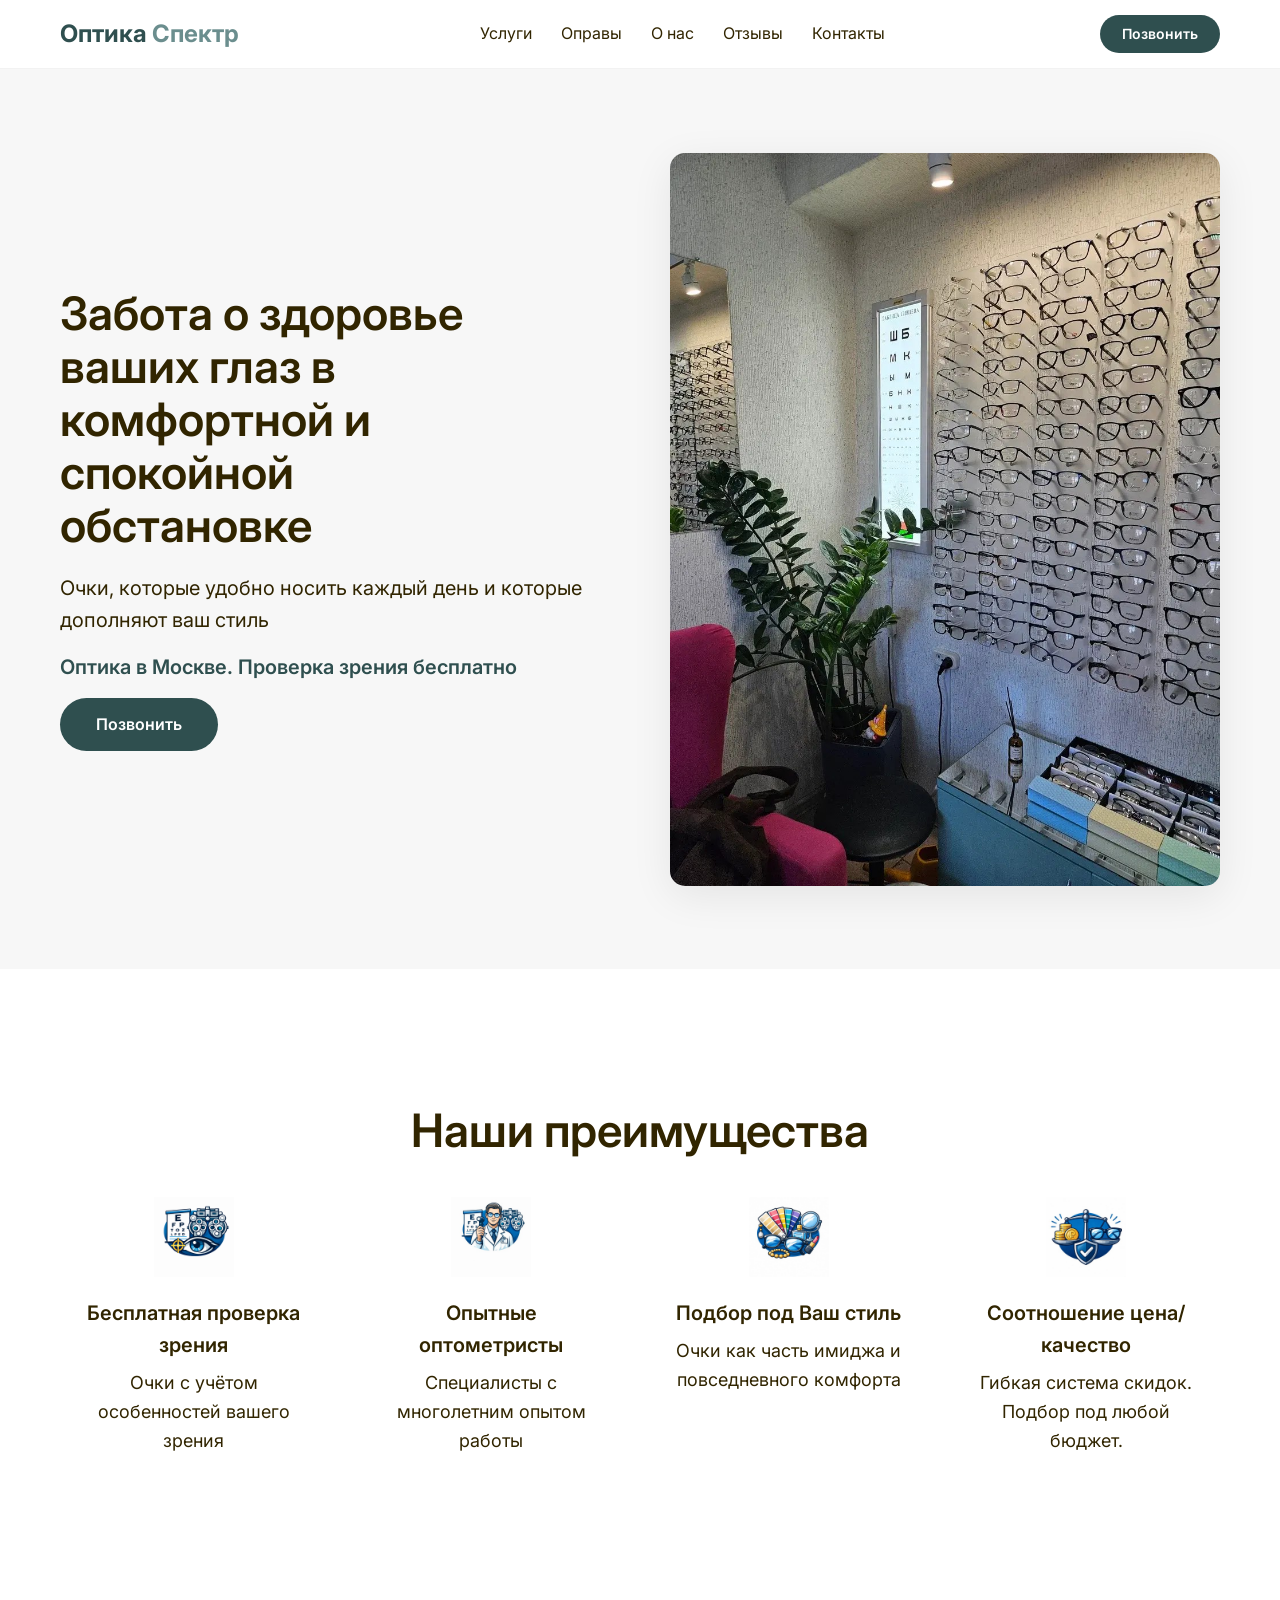
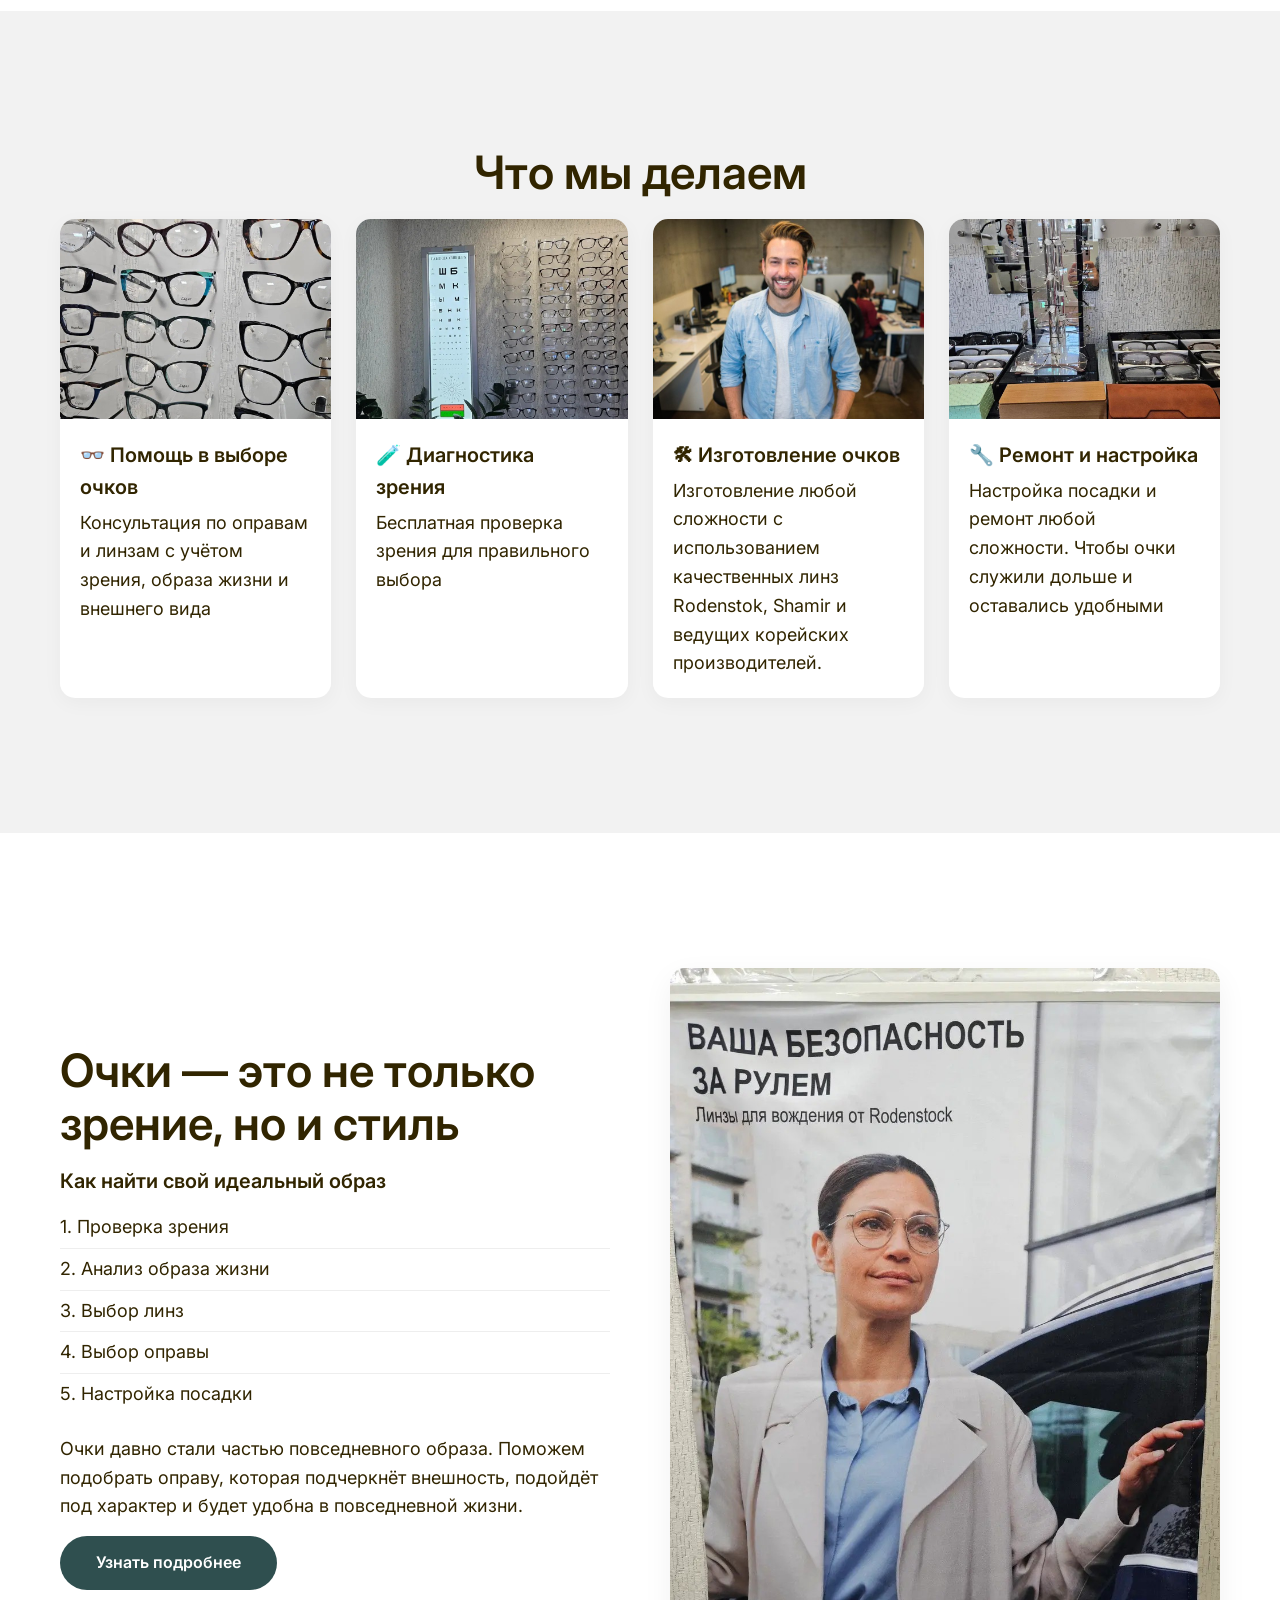
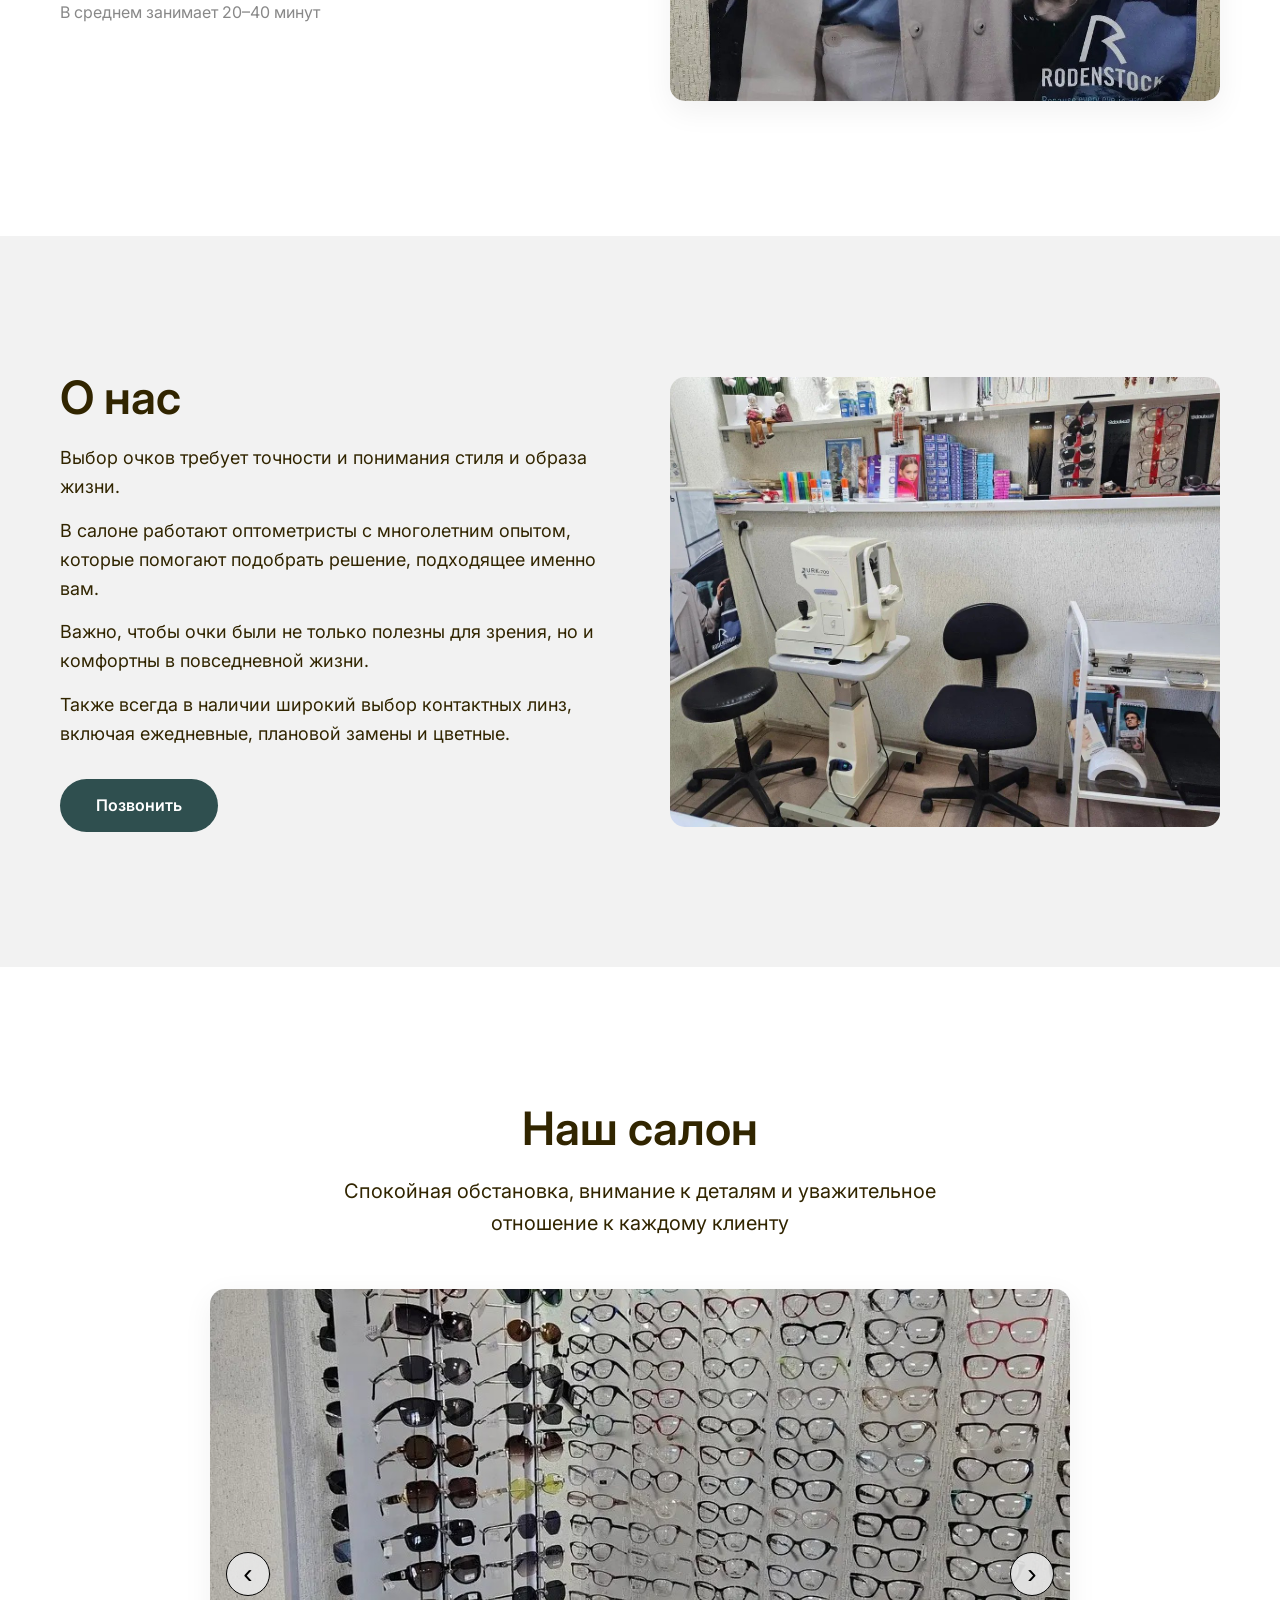
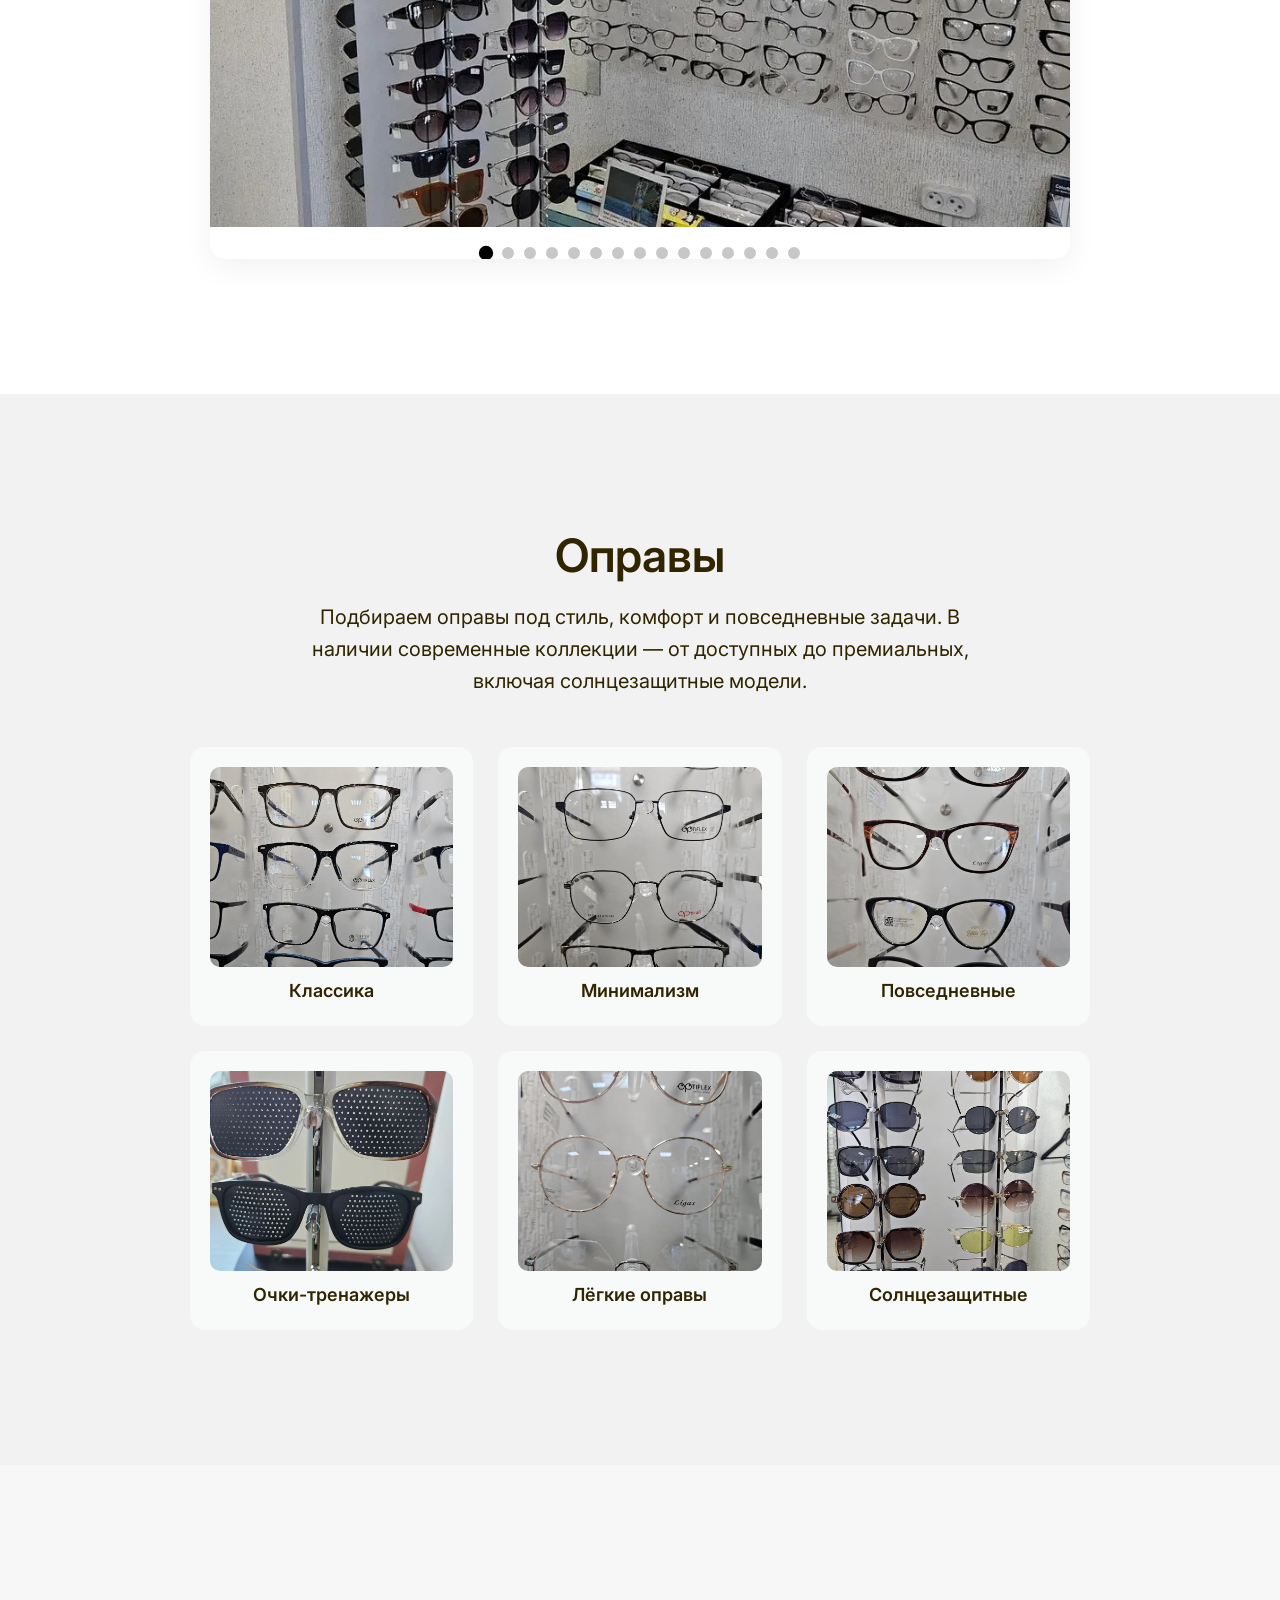
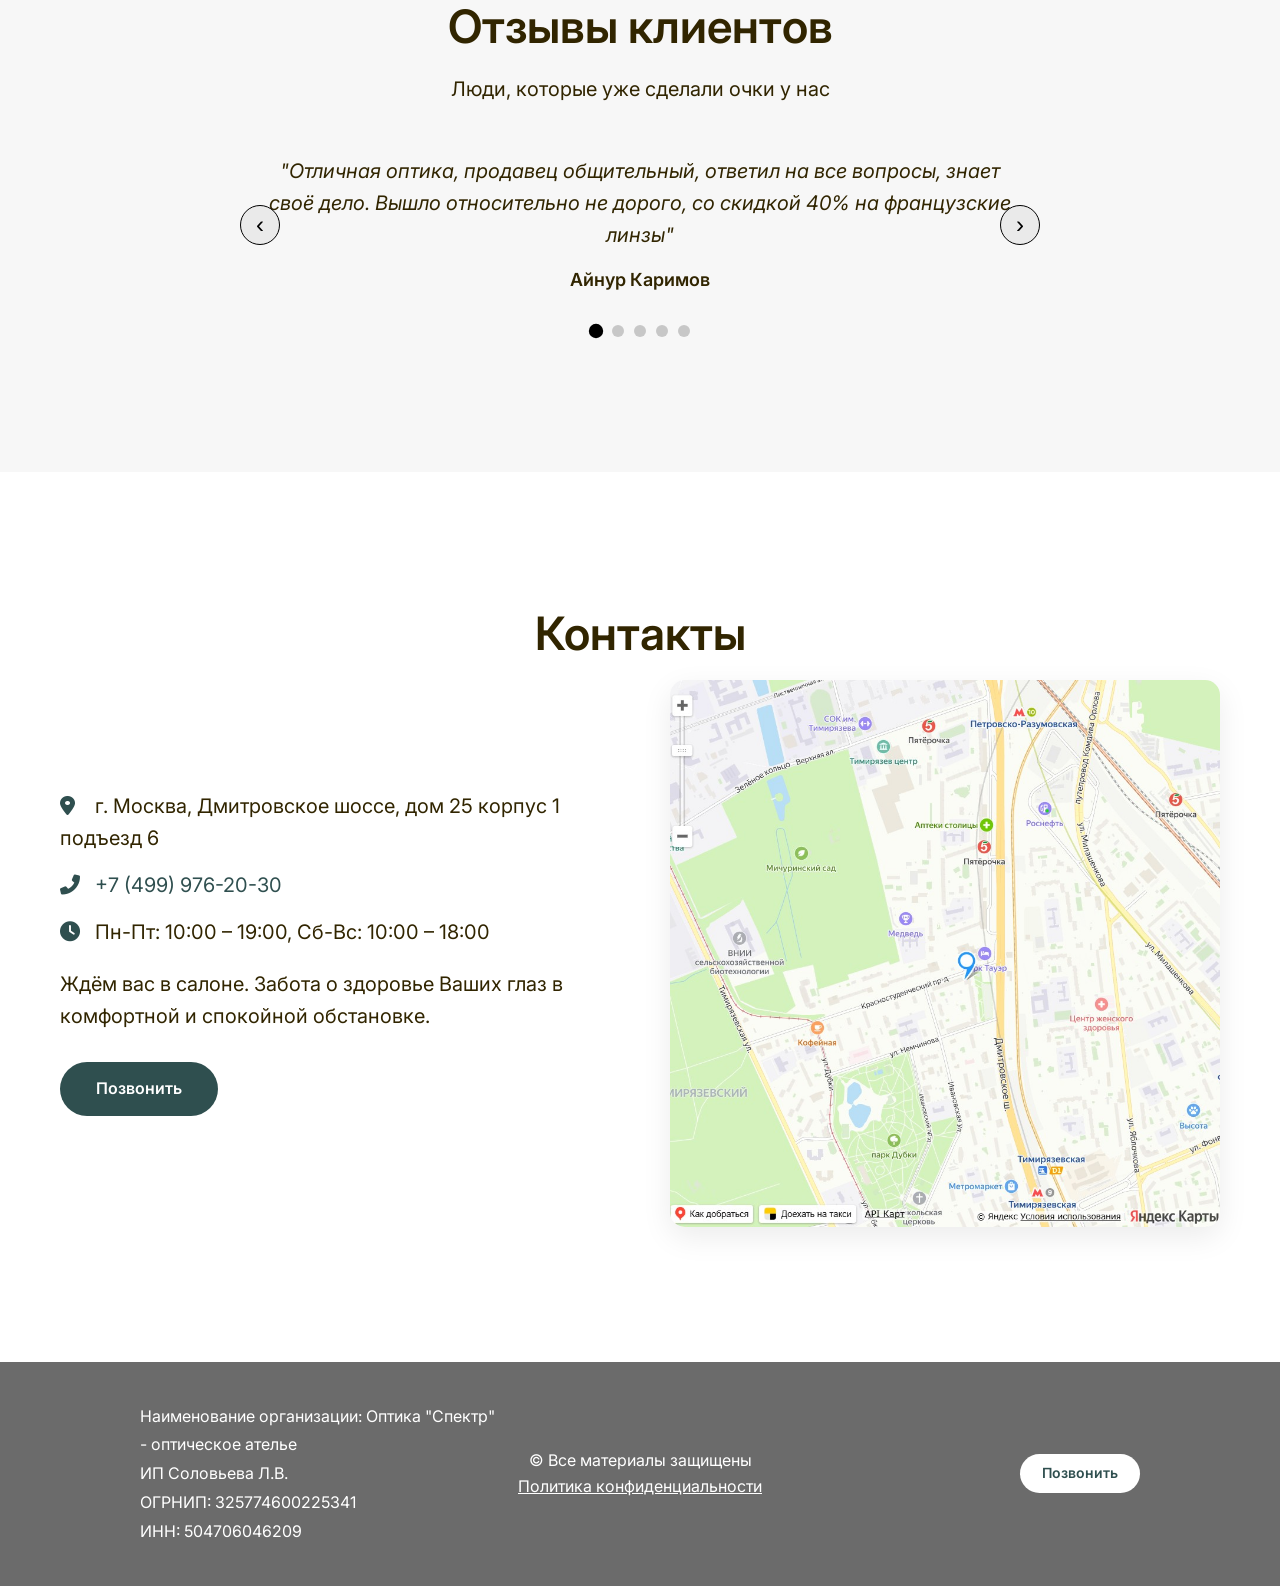
<file: index.html>
<!DOCTYPE html>
<html lang="ru">
<head>
    <meta charset="UTF-8">
    <meta name="viewport" content="width=device-width, initial-scale=1.0">
    <title>Оптика "Спектр" - оптическое ателье</title>
    <meta name="description" content='Оптика "Спектр" на Дмитровском шоссе 25, к.1'>
    <link rel="icon" href="images/favicon.jpg" type="image/x-icon">
   <meta name="google-site-verification" content="TcHKfQQKnB9GerdCL9jp0GN8xmXw-RrNHFJGuRj8y1Q" />
<!-- Yandex.Metrika counter -->
<script type="text/javascript">
    (function(m,e,t,r,i,k,a){
        m[i]=m[i]||function(){(m[i].a=m[i].a||[]).push(arguments)};
        m[i].l=1*new Date();
        for (var j = 0; j < document.scripts.length; j++) {if (document.scripts[j].src === r) { return; }}
        k=e.createElement(t),a=e.getElementsByTagName(t)[0],k.async=1,k.src=r,a.parentNode.insertBefore(k,a)
    })(window, document,'script','https://mc.yandex.ru/metrika/tag.js?id=111767178', 'ym');

    ym(111767178, 'init', {ssr:true, webvisor:true, clickmap:true, ecommerce:"dataLayer", referrer: document.referrer, url: location.href, accurateTrackBounce:true, trackLinks:true});
</script>
<noscript><div><img src="https://mc.yandex.ru/watch/111767178" style="position:absolute; left:-9999px;" alt="" /></div></noscript>
<!-- /Yandex.Metrika counter -->
    <!-- Шрифт Inter (замена Tilda Sans) -->
    <link rel="preconnect" href="https://fonts.googleapis.com">
    <link rel="preconnect" href="https://fonts.gstatic.com" crossorigin>
    <link href="https://fonts.googleapis.com/css2?family=Inter:opsz,wght@14..32,400;14..32,500;14..32,600;14..32,700&display=swap" rel="stylesheet">

    <link rel="stylesheet" href="https://cdnjs.cloudflare.com/ajax/libs/font-awesome/6.0.0-beta3/css/all.min.css">
    <style>
        /* ===== БАЗА ===== */
        * { margin: 0; padding: 0; box-sizing: border-box; }
        body {
            font-family: 'Inter', sans-serif;
            color: #312500;
            line-height: 1.6;
            background: #fff;
        }
        img { max-width: 100%; height: auto; display: block; }
        .container { max-width: 1200px; margin: 0 auto; padding: 0 20px; }
        .section-padding { padding: 135px 0; }
        @media (max-width: 768px) {
            .section-padding { padding: 60px 0; }
        }

        .section-title {
            font-family: 'Inter', sans-serif;
            font-weight: 600;
            font-size: 46px;
            line-height: 1.15;
            color: #312500;
            text-align: center;
            max-width: 480px;
            margin-left: auto;
            margin-right: auto;
            margin-bottom: 20px;
        }
        .section-subtitle {
            font-family: 'Inter', sans-serif;
            font-weight: 400;
            font-size: 20px;
            color: #312500;
            text-align: center;
            max-width: 700px;
            margin: 0 auto 50px;
        }
        @media (max-width: 768px) {
            .section-title { font-size: 32px; max-width: 100%; }
            .section-subtitle { font-size: 18px; }
        }

        .btn {
            display: inline-block;
            background: #2f4f4f;
            color: #fff;
            padding: 14px 36px;
            border-radius: 30px;
            text-decoration: none;
            font-family: 'Inter', sans-serif;
            font-weight: 600;
            font-size: 16px;
            transition: 0.3s;
            border: none;
            cursor: pointer;
        }
        .btn:hover { background: #1d3535; transform: scale(1.03); }
        .btn-white { background: #fff; color: #2f4f4f; }
        .btn-white:hover { background: #f0f0f0; }

        /* ===== ШАПКА ===== */
        .header {
            background: rgba(255, 255, 255, 0.7);
            padding: 15px 0;
            position: sticky;
            top: 0;
            z-index: 1000;
            transition: background 0.3s;
            border-bottom: 1px solid rgba(0,0,0,0.05);
        }
        .header.scrolled { background: rgba(255, 255, 255, 0.8); }
        .header .container {
            display: flex;
            justify-content: space-between;
            align-items: center;
            flex-wrap: wrap;
        }
        .header .logo { font-size: 24px; font-weight: 700; color: #2f4f4f; }
        .header .logo span { color: #6b8e8e; }
        .header nav a {
            font-family: 'Inter', sans-serif;
            font-weight: 400;
            color: #312500;
            text-decoration: none;
            margin-left: 25px;
            font-size: 16px;
            transition: 0.3s;
        }
        .header nav a:hover { color: #2f4f4f; }
        .header .btn { font-size: 14px; padding: 8px 22px; }
        .burger { display: none; font-size: 28px; cursor: pointer; }

        @media (max-width: 768px) {
            .header nav { display: none; width: 100%; flex-direction: column; align-items: center; padding-top: 15px; }
            .header nav.active { display: flex; }
            .header nav a { margin: 8px 0; }
            .burger { display: block; }
        }

        /* ===== HERO (100vh, 50/50) ===== */
        .hero {
            background: #f7f7f7;
            min-height: 100vh;
            display: flex;
            align-items: center;
            padding: 60px 0;
        }
        .hero .container {
            display: grid;
            grid-template-columns: 1fr 1fr;
            gap: 60px;
            align-items: center;
        }
        .hero-content h1 {
            font-family: 'Inter', sans-serif;
            font-weight: 600;
            font-size: 46px;
            line-height: 1.15;
            color: #312500;
            max-width: 480px;
            margin-bottom: 20px;
        }
        .hero-content p {
            font-family: 'Inter', sans-serif;
            font-weight: 400;
            font-size: 20px;
            color: #312500;
            margin-bottom: 15px;
        }
        .hero-content .price { font-weight: 600; color: #2f4f4f; }
        .hero-image img { border-radius: 15px; box-shadow: 0 10px 40px rgba(0,0,0,0.08); }

        @media (max-width: 768px) {
            .hero .container { grid-template-columns: 1fr; text-align: center; }
            .hero-content h1 { font-size: 32px; max-width: 100%; }
            .hero-content p { font-size: 18px; }
            .hero-image { order: -1; }
            .hero { min-height: auto; padding: 80px 0; }
        }

        /* ===== ПРЕИМУЩЕСТВА ===== */
        .benefits { background: #ffffff; }
        .benefits-grid {
            display: grid;
            grid-template-columns: repeat(4, 1fr);
            gap: 30px;
        }
        .benefit-item {
            text-align: center;
            padding: 20px;
        }
        .benefit-item img {
            width: 80px;
            height: 80px;
            margin: 0 auto 20px;
            object-fit: contain;
        }
        .benefit-item h3 {
            font-family: 'Inter', sans-serif;
            font-weight: 600;
            font-size: 20px;
            color: #312500;
            margin-bottom: 8px;
        }
        .benefit-item p {
            font-family: 'Inter', sans-serif;
            font-weight: 400;
            font-size: 18px;
            color: #312500;
        }
        @media (max-width: 900px) {
            .benefits-grid { grid-template-columns: 1fr 1fr; }
        }
        @media (max-width: 500px) {
            .benefits-grid { grid-template-columns: 1fr; }
            .benefit-item img { width: 60px; height: 60px; }
        }

        /* ===== УСЛУГИ ===== */
        .services { background: #f2f2f2; }
        .services-grid {
            display: grid;
            grid-template-columns: repeat(4, 1fr);
            gap: 25px;
        }
        .service-card {
            background: #fff;
            border-radius: 15px;
            overflow: hidden;
            box-shadow: 0 5px 20px rgba(0,0,0,0.04);
            transition: 0.3s;
        }
        .service-card:hover { transform: translateY(-6px); }
        .service-card .service-img {
            height: 200px;
            background-size: cover;
            background-position: center;
        }
        .service-card .service-content { padding: 20px; }
        .service-card .service-content h3 {
            font-family: 'Inter', sans-serif;
            font-weight: 600;
            font-size: 20px;
            color: #312500;
            margin-bottom: 6px;
        }
        .service-card .service-content p {
            font-family: 'Inter', sans-serif;
            font-weight: 400;
            font-size: 18px;
            color: #312500;
        }
        @media (max-width: 900px) {
            .services-grid { grid-template-columns: 1fr 1fr; }
        }
        @media (max-width: 500px) {
            .services-grid { grid-template-columns: 1fr; }
        }

        /* ===== СТИЛЬ (ОЧКИ) ===== */
        .style-block { background: #ffffff; }
        .style-wrapper {
            display: grid;
            grid-template-columns: 1fr 1fr;
            gap: 60px;
            align-items: center;
        }
        .style-image img {
            border-radius: 15px;
            box-shadow: 0 10px 30px rgba(0,0,0,0.06);
            width: 100%;
            height: 450px;
            object-fit: cover;
            object-position: center 40%;
        }
        .style-content h2 {
            font-family: 'Inter', sans-serif;
            font-weight: 600;
            font-size: 46px;
            line-height: 1.15;
            color: #312500;
            max-width: 480px;
            margin-bottom: 15px;
        }
        .style-content .sub {
            font-family: 'Inter', sans-serif;
            font-weight: 600;
            font-size: 20px;
            color: #312500;
            margin-bottom: 10px;
        }
        .style-content ul {
            list-style: none;
            padding: 0;
            margin-bottom: 20px;
        }
        .style-content ul li {
            font-family: 'Inter', sans-serif;
            font-weight: 400;
            font-size: 18px;
            color: #312500;
            padding: 6px 0;
            border-bottom: 1px solid #eee;
        }
        .style-content ul li:last-child { border-bottom: none; }
        .style-content p {
            font-family: 'Inter', sans-serif;
            font-weight: 400;
            font-size: 18px;
            color: #312500;
        }
        .style-content .small-note {
            font-size: 16px;
            color: #888;
            margin-top: 10px;
        }
        @media (max-width: 768px) {
            .style-wrapper { grid-template-columns: 1fr; }
            .style-image { order: 2; }
            .style-image img { height: 280px; }
            .style-content h2 { font-size: 32px; max-width: 100%; }
        }

        /* ===== О НАС ===== */
        .about { background: #f2f2f2; }
        .about-wrapper {
            display: grid;
            grid-template-columns: 1fr 1fr;
            gap: 60px;
            align-items: center;
        }
        .about-image {
            height: 450px;
            background: url('images/about-bg.jpg') center/cover;
            border-radius: 15px;
        }
        .about-content h2 {
            font-family: 'Inter', sans-serif;
            font-weight: 600;
            font-size: 46px;
            line-height: 1.15;
            color: #312500;
            max-width: 480px;
            margin-bottom: 20px;
            text-align: left;
        }
        .about-content p {
            font-family: 'Inter', sans-serif;
            font-weight: 400;
            font-size: 18px;
            color: #312500;
            margin-bottom: 15px;
        }
        @media (max-width: 768px) {
            .about-wrapper { grid-template-columns: 1fr; }
            .about-image { height: 280px; order: -1; }
            .about-content h2 { font-size: 32px; max-width: 100%; text-align: center; }
        }

        /* ===== ГАЛЕРЕЯ (карусель) ===== */
        .gallery { background: #ffffff; }
        .slider-container {
            overflow: hidden;
            position: relative;
            max-width: 860px;
            margin: 0 auto;
            border-radius: 15px;
            box-shadow: 0 8px 30px rgba(0,0,0,0.06);
        }
        .slider-track {
            display: flex;
            transition: transform 0.4s ease;
        }
        .slider-slide {
            min-width: 100%;
            aspect-ratio: 16/10;
        }
        .slider-slide img {
            width: 100%;
            height: 100%;
            object-fit: cover;
        }
        .slider-arrow {
            position: absolute;
            top: 50%;
            transform: translateY(-50%);
            background: rgba(232,232,232,0.9);
            border: 1px solid #000;
            width: 44px;
            height: 44px;
            border-radius: 50%;
            font-size: 28px;
            cursor: pointer;
            z-index: 10;
            color: #000;
            display: flex;
            align-items: center;
            justify-content: center;
            transition: 0.2s;
        }
        .slider-arrow:hover { background: #000; color: #fff; }
        .slider-arrow-prev { left: 16px; }
        .slider-arrow-next { right: 16px; }
        .slider-dots {
            display: flex;
            justify-content: center;
            gap: 10px;
            margin-top: 20px;
        }
        .slider-dots button {
            width: 12px;
            height: 12px;
            border-radius: 50%;
            border: none;
            background: #c7c7c7;
            cursor: pointer;
            padding: 0;
            transition: 0.2s;
        }
        .slider-dots button.active { background: #000; transform: scale(1.2); }

        /* ===== ОТЗЫВЫ (карусель) ===== */
        .reviews { background: #f7f7f7; padding: 135px 0; }
        .reviews-slider {
            max-width: 800px;
            margin: 0 auto;
            position: relative;
            overflow: hidden;
        }
        .reviews-track {
            display: flex;
            transition: transform 0.5s ease;
        }
        .review-slide {
            min-width: 100%;
            padding: 0 20px;
            text-align: center;
            box-sizing: border-box;
        }
        .review-text {
            font-family: 'Inter', sans-serif;
            font-weight: 400;
            font-size: 20px;
            color: #312500;
            font-style: italic;
            margin-bottom: 15px;
        }
        .review-author {
            font-family: 'Inter', sans-serif;
            font-weight: 600;
            font-size: 18px;
            color: #312500;
        }
        .reviews-arrow {
            position: absolute;
            top: 50%;
            transform: translateY(-50%);
            background: rgba(232,232,232,0.8);
            border: 1px solid #000;
            width: 40px;
            height: 40px;
            border-radius: 50%;
            font-size: 24px;
            cursor: pointer;
            z-index: 10;
            color: #000;
            display: flex;
            align-items: center;
            justify-content: center;
            transition: 0.2s;
        }
        .reviews-arrow:hover { background: #000; color: #fff; }
        .reviews-arrow-prev { left: 0; }
        .reviews-arrow-next { right: 0; }
        .reviews-dots {
            display: flex;
            justify-content: center;
            gap: 10px;
            margin-top: 30px;
        }
        .reviews-dots button {
            width: 12px;
            height: 12px;
            border-radius: 50%;
            border: none;
            background: #c7c7c7;
            cursor: pointer;
            padding: 0;
            transition: 0.2s;
        }
        .reviews-dots button.active { background: #000; transform: scale(1.2); }

        @media (max-width: 768px) {
            .reviews { padding: 60px 0; }
            .review-text { font-size: 18px; }
            .reviews-arrow { width: 32px; height: 32px; font-size: 18px; }
        }

        /* ===== ОПРАВЫ (сетка 3x2) ===== */
        .frames { background:#f2f2f2; }
        .frames-grid {
            display: grid;
            grid-template-columns: repeat(3, 1fr);
            gap: 25px;
            max-width: 900px;
            margin: 0 auto;
        }
        .frame-item {
            text-align: center;
            padding: 20px;
            background: #f8fafa;
            border-radius: 15px;
            transition: 0.3s;
        }
        .frame-item:hover { transform: scale(1.02); }
        .frame-item img {
            width: 100%;
            height: 200px;
            object-fit: cover;
            border-radius: 10px;
            margin-bottom: 10px;
        }
        .frame-item h4 {
            font-family: 'Inter', sans-serif;
            font-weight: 600;
            font-size: 18px;
            color: #312500;
        }
        @media (max-width: 768px) {
            .frames-grid { grid-template-columns: 1fr 1fr; }
        }
        @media (max-width: 480px) {
            .frames-grid { grid-template-columns: 1fr; }
        }

        /* ===== КОНТАКТЫ ===== */
        .contact-info { background: #ffffff; }
        .contact-grid {
            display: grid;
            grid-template-columns: 1fr 1fr;
            gap: 60px;
            align-items: center;
        }
        .contact-details p {
            font-family: 'Inter', sans-serif;
            font-weight: 400;
            font-size: 20px;
            color: #312500;
            margin-bottom: 15px;
        }
        .contact-details i { width: 30px; color: #2f4f4f; }
        .contact-details .btn { margin-top: 15px; }
        .contact-image img {
            width: 100%;
            border-radius: 15px;
            box-shadow: 0 10px 30px rgba(0,0,0,0.08);
        }
        @media (max-width: 768px) {
            .contact-grid { grid-template-columns: 1fr; }
            .contact-image { order: -1; }
        }

        /* ===== ПОДВАЛ ===== */
        .footer {
            background: #6b6b6b;
            color: #fff;
            padding: 40px 0;
            text-align: center;
        }
        .footer .footer-grid {
            display: grid;
            grid-template-columns: 1fr auto 1fr;
            gap: 20px;
            align-items: center;
            max-width: 1000px;
            margin: 0 auto;
        }
        .footer .footer-left {
            text-align: left;
            font-family: 'Inter', sans-serif;
            font-weight: 400;
            font-size: 16px;
            line-height: 1.8;
            color: #fff;
        }
        .footer .footer-center {
            text-align: center;
            font-family: 'Inter', sans-serif;
            font-weight: 400;
            font-size: 16px;
            color: #fff;
        }
        .footer .footer-center a {
            color: #fff;
            text-decoration: underline;
        }
        .footer .footer-right { text-align: right; }
        .footer .btn {
            background: #fff;
            color: #2f4f4f;
            font-size: 14px;
            padding: 8px 22px;
        }
        .footer .btn:hover { background: #f0f0f0; }
        @media (max-width: 768px) {
            .footer .footer-grid { grid-template-columns: 1fr; text-align: center; }
            .footer .footer-left { text-align: center; }
            .footer .footer-right { text-align: center; }
        }
    </style>
</head>
<body>

    <!-- ===== ШАПКА ===== -->
    <header class="header" id="header">
        <div class="container">
            <div class="logo">Оптика <span>Спектр</span></div>
            <div class="burger" id="burgerBtn"><i class="fas fa-bars"></i></div>
            <nav id="mainNav">
                <a href="#services">Услуги</a>
                <a href="#frames">Оправы</a>
                <a href="#about">О нас</a>
                <a href="#reviews">Отзывы</a>
                <a href="#contact">Контакты</a>
            </nav>
            <a href="#contact" class="btn">Позвонить</a>
        </div>
    </header>

    <!-- ===== HERO (100vh) ===== -->
    <section class="hero" id="hero">
        <div class="container">
            <div class="hero-content">
                <h1>Забота о здоровье ваших глаз в комфортной и спокойной обстановке</h1>
                <p>Очки, которые удобно носить каждый день и которые дополняют ваш стиль</p>
                <p class="price">Оптика в Москве. Проверка зрения бесплатно</p>
                <a href="#contact" class="btn">Позвонить</a>
            </div>
            <div class="hero-image">
                <img src="images/hero.jpg" alt="Оптика Спектр">
            </div>
        </div>
    </section>

    <!-- ===== ПРЕИМУЩЕСТВА ===== -->
    <section class="benefits section-padding">
        <div class="container">
            <h2 class="section-title">Наши преимущества</h2>
          <div class="benefits-grid">
                <div class="benefit-item">
                    <img src="images/icon-free-exam.png" alt="Бесплатная проверка зрения" style="width: 80px; height: 80px; margin: 0 auto 20px; object-fit: contain;">
                    <h3>Бесплатная проверка зрения</h3>
                    <p>Очки с учётом особенностей вашего зрения</p>
                </div>
                <div class="benefit-item">
                    <img src="images/icon-experts.png" alt="Опытные оптометристы" style="width: 80px; height: 80px; margin: 0 auto 20px; object-fit: contain;">
                    <h3>Опытные оптометристы</h3>
                    <p>Специалисты с многолетним опытом работы</p>
                </div>
                <div class="benefit-item">
                    <img src="images/icon-style.png" alt="Подбор под стиль" style="width: 80px; height: 80px; margin: 0 auto 20px; object-fit: contain;">
                    <h3>Подбор под Ваш стиль</h3>
                    <p>Очки как часть имиджа и повседневного комфорта</p>
                </div>
                <div class="benefit-item">
                    <img src="images/icon-price.png" alt="Цена и качество" style="width: 80px; height: 80px; margin: 0 auto 20px; object-fit: contain;">
                    <h3>Соотношение цена/качество</h3>
                    <p>Гибкая система скидок. Подбор под любой бюджет.</p>
                </div>
            </div>
        </div>
    </section>

    <!-- ===== УСЛУГИ ===== -->
    <section id="services" class="services section-padding">
        <div class="container">
            <h2 class="section-title">Что мы делаем</h2>
            <div class="services-grid">
                <div class="service-card">
                    <div class="service-img" style="background-image: url('images/service-1.jpg');"></div>
                    <div class="service-content">
                        <h3>👓 Помощь в выборе очков</h3>
                        <p>Консультация по оправам и линзам с учётом зрения, образа жизни и внешнего вида</p>
                    </div>
                </div>
                <div class="service-card">
                    <div class="service-img" style="background-image: url('images/service-2.jpg');"></div>
                    <div class="service-content">
                        <h3>🧪 Диагностика зрения</h3>
                        <p>Бесплатная проверка зрения для правильного выбора</p>
                    </div>
                </div>
                <div class="service-card">
                    <div class="service-img" style="background-image: url('images/service-3.jpg');"></div>
                    <div class="service-content">
                        <h3>🛠 Изготовление очков</h3>
                        <p>Изготовление любой сложности с использованием качественных линз Rodenstok, Shamir и ведущих корейских производителей.</p>
                    </div>
                </div>
                <div class="service-card">
                    <div class="service-img" style="background-image: url('images/service-4.jpg');"></div>
                    <div class="service-content">
                        <h3>🔧 Ремонт и настройка</h3>
                        <p>Настройка посадки и ремонт любой сложности. Чтобы очки служили дольше и оставались удобными</p>
                    </div>
                </div>
            </div>
        </div>
    </section>

    <!-- ===== СТИЛЬ ===== -->
    <section class="style-block section-padding">
        <div class="container">
            <div class="style-wrapper">
                <div class="style-content">
                    <h2>Очки — это не только зрение, но и стиль</h2>
                    <p class="sub">Как найти свой идеальный образ</p>
                    <ul>
                        <li>1. Проверка зрения</li>
                        <li>2. Анализ образа жизни</li>
                        <li>3. Выбор линз</li>
                        <li>4. Выбор оправы</li>
                        <li>5. Настройка посадки</li>
                    </ul>
                    <p>Очки давно стали частью повседневного образа. Поможем подобрать оправу, которая подчеркнёт внешность, подойдёт под характер и будет удобна в повседневной жизни.</p>
                    <a href="#contact" class="btn" style="margin-top: 15px;">Узнать подробнее</a>
                    <p class="small-note">В среднем занимает 20–40 минут</p>
                </div>
                <div class="style-image">
                    <img src="images/style-glasses.jpg" alt="Очки и стиль" style="width: 100%; height: auto; border-radius: 15px; box-shadow: 0 10px 30px rgba(0,0,0,0.06);">
                </div>
            </div>
        </div>
    </section>

    <!-- ===== О НАС ===== -->
    <section id="about" class="about section-padding">
        <div class="container">
            <div class="about-wrapper">
                <div class="about-content">
                    <h2>О нас</h2>
                    <p>Выбор очков требует точности и понимания стиля и образа жизни.</p>
                    <p>В салоне работают оптометристы с многолетним опытом, которые помогают подобрать решение, подходящее именно вам.</p>
                    <p>Важно, чтобы очки были не только полезны для зрения, но и комфортны в повседневной жизни.</p>
                    <p>Также всегда в наличии широкий выбор контактных линз, включая ежедневные, плановой замены и цветные.</p>
                    <a href="#contact" class="btn" style="margin-top: 15px;">Позвонить</a>
                </div>
                <div class="about-image"></div>
            </div>
        </div>
    </section>

    <!-- ===== ГАЛЕРЕЯ ===== -->
    <section class="gallery section-padding">
        <div class="container">
            <h2 class="section-title">Наш салон</h2>
            <p class="section-subtitle">Спокойная обстановка, внимание к деталям и уважительное отношение к каждому клиенту</p>
            <div class="slider-container" id="slider">
                <div class="slider-track" id="sliderTrack">
                    <div class="slider-slide"><img src="images/gallery-1.jpg" alt="Салон 1" loading="lazy"></div>
                    <div class="slider-slide"><img src="images/gallery-2.jpg" alt="Салон 2" loading="lazy"></div>
                    <div class="slider-slide"><img src="images/gallery-3.jpg" alt="Салон 3" loading="lazy"></div>
                    <div class="slider-slide"><img src="images/gallery-4.jpg" alt="Салон 4" loading="lazy"></div>
                    <div class="slider-slide"><img src="images/gallery-5.jpg" alt="Салон 5" loading="lazy"></div>
                    <div class="slider-slide"><img src="images/gallery-6.jpg" alt="Салон 6" loading="lazy"></div>
                    <div class="slider-slide"><img src="images/gallery-7.jpg" alt="Салон 7" loading="lazy"></div>
                    <div class="slider-slide"><img src="images/gallery-8.jpg" alt="Салон 8" loading="lazy"></div>
                    <div class="slider-slide"><img src="images/gallery-9.jpg" alt="Салон 9" loading="lazy"></div>
                    <div class="slider-slide"><img src="images/gallery-10.jpg" alt="Салон 10" loading="lazy"></div>
                    <div class="slider-slide"><img src="images/gallery-11.jpg" alt="Салон 11" loading="lazy"></div>
                    <div class="slider-slide"><img src="images/gallery-12.jpg" alt="Салон 12" loading="lazy"></div>
                    <div class="slider-slide"><img src="images/gallery-13.jpg" alt="Салон 13" loading="lazy"></div>
                    <div class="slider-slide"><img src="images/gallery-14.jpg" alt="Салон 14" loading="lazy"></div>
                    <div class="slider-slide"><img src="images/gallery-15.jpg" alt="Салон 15" loading="lazy"></div>
                </div>
                <button class="slider-arrow slider-arrow-prev" id="prevBtn">‹</button>
                <button class="slider-arrow slider-arrow-next" id="nextBtn">›</button>
                <div class="slider-dots" id="dotsContainer"></div>
            </div>
        </div>
    </section>

    <!-- ===== ОПРАВЫ (3x2) ===== -->
    <section id="frames" class="frames section-padding">
        <div class="container">
            <h2 class="section-title">Оправы</h2>
            <p class="section-subtitle">Подбираем оправы под стиль, комфорт и повседневные задачи. В наличии современные коллекции — от доступных до премиальных, включая солнцезащитные модели.</p>
            <div class="frames-grid">
                <div class="frame-item"><img src="images/frame-1.jpg" alt="Классика"><h4>Классика</h4></div>
                <div class="frame-item"><img src="images/frame-2.jpg" alt="Минимализм"><h4>Минимализм</h4></div>
                <div class="frame-item"><img src="images/frame-3.jpg" alt="Повседневные"><h4>Повседневные</h4></div>
                <div class="frame-item"><img src="images/frame-4.jpg" alt="Очки-тренажеры"><h4>Очки-тренажеры</h4></div>
                <div class="frame-item"><img src="images/frame-5.jpg" alt="Лёгкие оправы"><h4>Лёгкие оправы</h4></div>
                <div class="frame-item"><img src="images/frame-6.jpg" alt="Солнцезащитные"><h4>Солнцезащитные</h4></div>
            </div>
        </div>
    </section>

    <!-- ===== ОТЗЫВЫ (карусель) ===== -->
    <section id="reviews" class="reviews">
        <div class="container">
            <h2 class="section-title">Отзывы клиентов</h2>
            <p class="section-subtitle">Люди, которые уже сделали очки у нас</p>
            <div class="reviews-slider" id="reviewsSlider">
                <div class="reviews-track" id="reviewsTrack">
                    <div class="review-slide">
                        <div class="review-text">"Отличная оптика, продавец общительный, ответил на все вопросы, знает своё дело. Вышло относительно не дорого, со скидкой 40% на французские линзы"</div>
                        <div class="review-author">Айнур Каримов</div>
                    </div>
                    <div class="review-slide">
                        <div class="review-text">"Помогли выбрать оправу, которая действительно подошла. Ношу каждый день без дискомфорта."</div>
                        <div class="review-author">Маргарита</div>
                    </div>
                    <div class="review-slide">
                        <div class="review-text">"Отличный сервис! Очень доброжелательный персонал, помогли подобрать идеальный вариант за 20 минут."</div>
                        <div class="review-author">Игорь Ш.</div>
                    </div>
                    <div class="review-slide">
                        <div class="review-text">"Долго искала оправу, которая подчеркнёт мои скулы. В "Спектре" нашли идеальный вариант, очень довольна!"</div>
                        <div class="review-author">Елена М.</div>
                    </div>
                    <div class="review-slide">
                        <div class="review-text">"Первый раз проверял зрение бесплатно. Всё быстро и качественно, без очередей. Спасибо!"</div>
                        <div class="review-author">Дмитрий К.</div>
                    </div>
                </div>
                <button class="reviews-arrow reviews-arrow-prev" id="reviewsPrev">‹</button>
                <button class="reviews-arrow reviews-arrow-next" id="reviewsNext">›</button>
            </div>
            <div class="reviews-dots" id="reviewsDots"></div>
        </div>
    </section>

    <!-- ===== КОНТАКТЫ ===== -->
    <section id="contact" class="contact-info section-padding">
        <div class="container">
            <h2 class="section-title">Контакты</h2>
            <div class="contact-grid">
                <div class="contact-details">
                    <p><i class="fas fa-map-marker-alt"></i> г. Москва, Дмитровское шоссе, дом 25 корпус 1 подъезд 6</p>
                    <p><i class="fas fa-phone-alt"></i> <a href="tel:+74999762030" style="color: #2f4f4f; text-decoration: none;">+7 (499) 976-20-30</a></p>
                    <p><i class="fas fa-clock"></i> Пн-Пт: 10:00 – 19:00, Сб-Вс: 10:00 – 18:00</p>
                    <p style="margin-top: 20px;">Ждём вас в салоне. Забота о здоровье Ваших глаз в комфортной и спокойной обстановке.</p>
                    <a href="tel:+74999762030" class="btn">Позвонить</a>
                </div>
                <div class="contact-image">
                    <img src="images/map.jpg" alt="Мы на карте">
                </div>
            </div>
        </div>
    </section>

    <!-- ===== ПОДВАЛ ===== -->
    <footer class="footer">
        <div class="container">
            <div class="footer-grid">
                <div class="footer-left">
                    Наименование организации: Оптика "Спектр" - оптическое ателье<br>
                    ИП Соловьева Л.В.<br>
                    ОГРНИП: 325774600225341<br>
                    ИНН: 504706046209
                </div>
                <div class="footer-center">
                    © Все материалы защищены<br>
                   <a href="privacy.html">Политика конфиденциальности</a>
                </div>
                <div class="footer-right">
                    <a href="#contact" class="btn">Позвонить</a>
                </div>
            </div>
        </div>
    </footer>

    <!-- ===== СКРИПТЫ ===== -->
    <script>
        // ===== БУРГЕР =====
        document.getElementById('burgerBtn').addEventListener('click', function() {
            document.getElementById('mainNav').classList.toggle('active');
        });

        // ===== ИЗМЕНЕНИЕ ПРОЗРАЧНОСТИ ШАПКИ =====
        window.addEventListener('scroll', function() {
            const header = document.getElementById('header');
            if (window.scrollY > 50) {
                header.classList.add('scrolled');
            } else {
                header.classList.remove('scrolled');
            }
        });

        // ===== ГАЛЕРЕЯ (карусель) =====
        const galleryTrack = document.getElementById('sliderTrack');
        const gallerySlides = galleryTrack.querySelectorAll('.slider-slide');
        const galleryPrev = document.getElementById('prevBtn');
        const galleryNext = document.getElementById('nextBtn');
        const galleryDots = document.getElementById('dotsContainer');
        let galleryIndex = 0;
        const galleryTotal = gallerySlides.length;

        if (galleryTotal > 0) {
            for (let i = 0; i < galleryTotal; i++) {
                const dot = document.createElement('button');
                dot.setAttribute('data-index', i);
                if (i === 0) dot.classList.add('active');
                dot.addEventListener('click', () => goToGallerySlide(i));
                galleryDots.appendChild(dot);
            }

            function goToGallerySlide(index) {
                if (index < 0) index = galleryTotal - 1;
                if (index >= galleryTotal) index = 0;
                galleryIndex = index;
                galleryTrack.style.transform = `translateX(-${galleryIndex * 100}%)`;
                document.querySelectorAll('#dotsContainer button').forEach((dot, i) => {
                    dot.classList.toggle('active', i === galleryIndex);
                });
            }

            galleryPrev.addEventListener('click', () => goToGallerySlide(galleryIndex - 1));
            galleryNext.addEventListener('click', () => goToGallerySlide(galleryIndex + 1));
        }

        // ===== ОТЗЫВЫ (карусель) =====
        const reviewsTrack = document.getElementById('reviewsTrack');
        const reviewsSlides = reviewsTrack.querySelectorAll('.review-slide');
        const reviewsPrev = document.getElementById('reviewsPrev');
        const reviewsNext = document.getElementById('reviewsNext');
        const reviewsDots = document.getElementById('reviewsDots');
        let reviewsIndex = 0;
        const reviewsTotal = reviewsSlides.length;

        if (reviewsTotal > 0) {
            for (let i = 0; i < reviewsTotal; i++) {
                const dot = document.createElement('button');
                dot.setAttribute('data-index', i);
                if (i === 0) dot.classList.add('active');
                dot.addEventListener('click', () => goToReviewSlide(i));
                reviewsDots.appendChild(dot);
            }

            function goToReviewSlide(index) {
                if (index < 0) index = reviewsTotal - 1;
                if (index >= reviewsTotal) index = 0;
                reviewsIndex = index;
                reviewsTrack.style.transform = `translateX(-${reviewsIndex * 100}%)`;
                document.querySelectorAll('#reviewsDots button').forEach((dot, i) => {
                    dot.classList.toggle('active', i === reviewsIndex);
                });
            }

            reviewsPrev.addEventListener('click', () => goToReviewSlide(reviewsIndex - 1));
            reviewsNext.addEventListener('click', () => goToReviewSlide(reviewsIndex + 1));
        }
    </script>
</body>
</html>
</file>
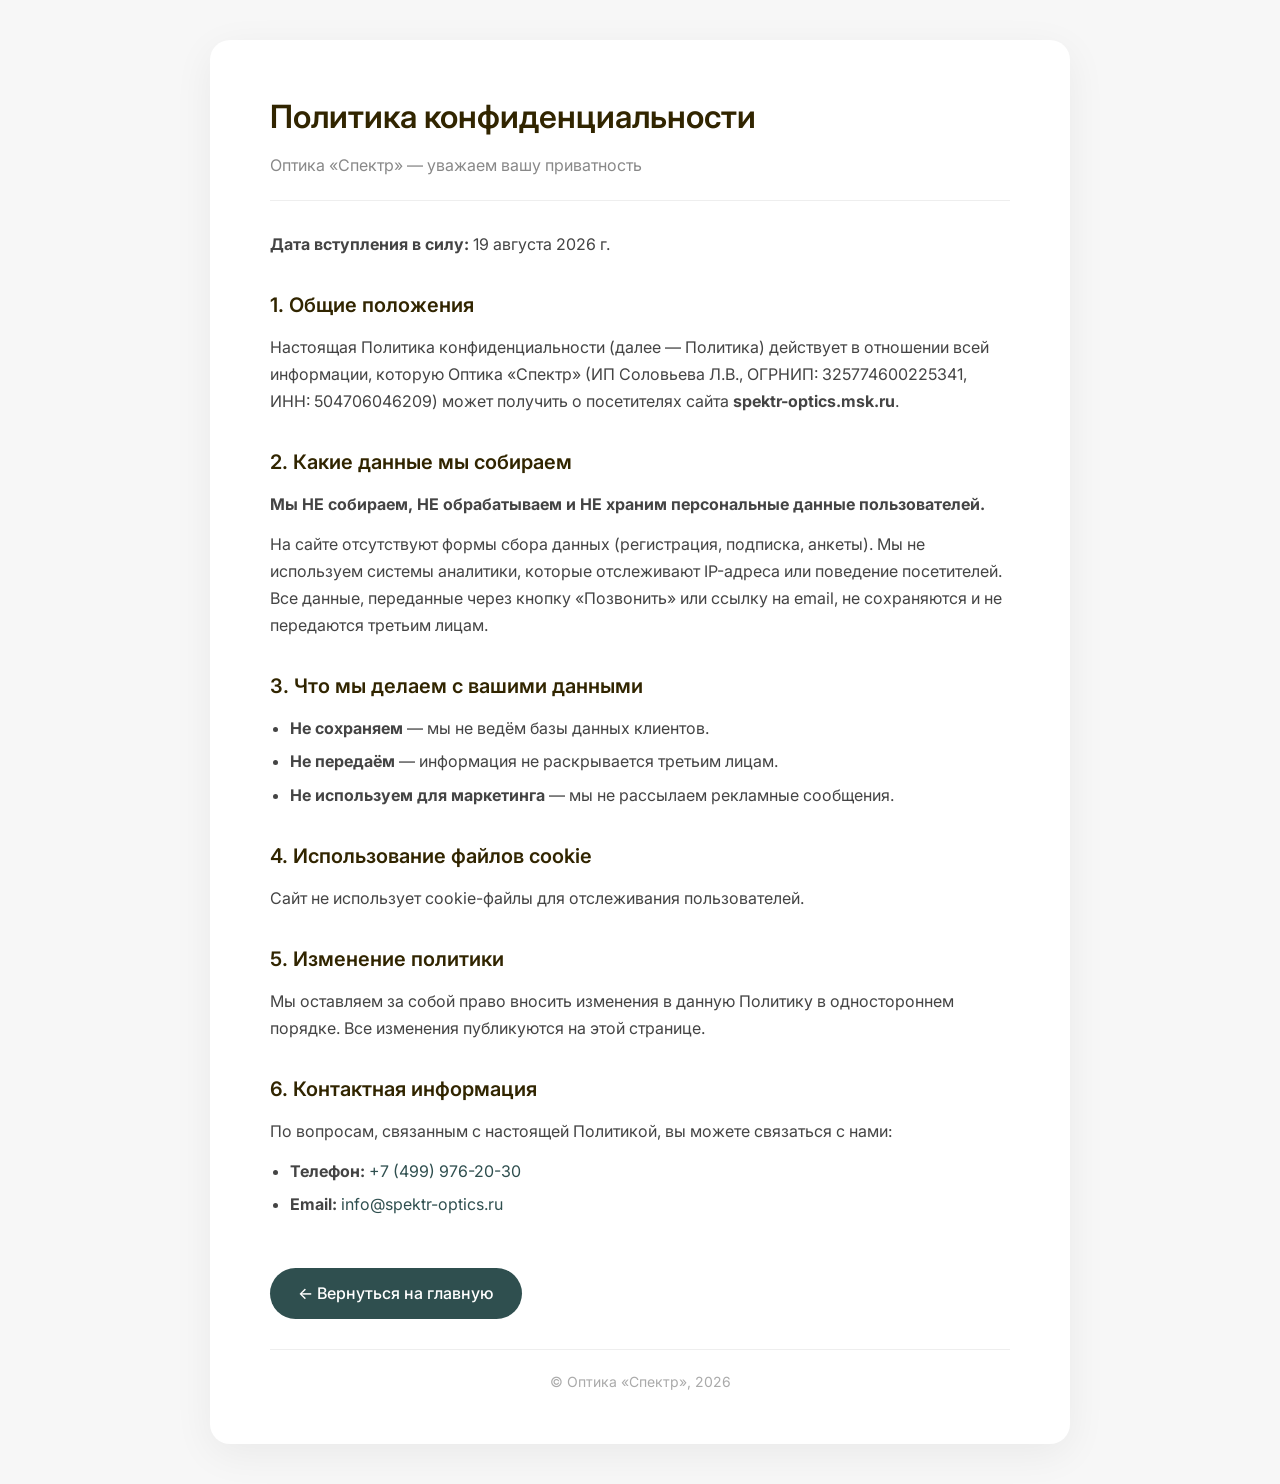
<file: privacy.html>
<!DOCTYPE html>
<html lang="ru">
<head>
    <meta charset="UTF-8">
    <meta name="viewport" content="width=device-width, initial-scale=1.0">
    <title>Политика конфиденциальности — Оптика "Спектр"</title>
    <link rel="icon" href="images/favicon.jpg" type="image/x-icon">
    <link rel="preconnect" href="https://fonts.googleapis.com">
    <link rel="preconnect" href="https://fonts.gstatic.com" crossorigin>
    <link href="https://fonts.googleapis.com/css2?family=Inter:opsz,wght@14..32,400;14..32,500;14..32,600&display=swap" rel="stylesheet">
    <style>
        * { margin: 0; padding: 0; box-sizing: border-box; }
        body {
            font-family: 'Inter', sans-serif;
            background: #f7f7f7;
            color: #312500;
            line-height: 1.7;
            padding: 40px 20px;
        }
        .container {
            max-width: 860px;
            margin: 0 auto;
            background: #fff;
            padding: 50px 60px;
            border-radius: 20px;
            box-shadow: 0 10px 40px rgba(0,0,0,0.06);
        }
        h1 {
            font-size: 32px;
            font-weight: 600;
            margin-bottom: 8px;
            color: #312500;
        }
        .sub {
            font-size: 16px;
            color: #888;
            margin-bottom: 30px;
            border-bottom: 1px solid #eee;
            padding-bottom: 20px;
        }
        h2 {
            font-size: 20px;
            font-weight: 600;
            margin: 30px 0 12px;
            color: #312500;
        }
        p, li {
            font-size: 16px;
            color: #444;
            margin-bottom: 12px;
        }
        ul { padding-left: 20px; margin-bottom: 20px; }
        li { margin-bottom: 6px; }
        .back-link {
            display: inline-block;
            margin-top: 30px;
            padding: 12px 28px;
            background: #2f4f4f;
            color: #fff;
            border-radius: 30px;
            text-decoration: none;
            font-weight: 500;
            transition: 0.2s;
        }
        .back-link:hover { background: #1d3535; }
        .footer-note {
            margin-top: 30px;
            font-size: 14px;
            color: #aaa;
            border-top: 1px solid #eee;
            padding-top: 20px;
            text-align: center;
        }
        @media (max-width: 600px) {
            .container { padding: 30px 20px; }
            h1 { font-size: 26px; }
        }
    </style>
</head>
<body>
    <div class="container">
        <h1>Политика конфиденциальности</h1>
        <div class="sub">Оптика «Спектр» — уважаем вашу приватность</div>

        <p><strong>Дата вступления в силу:</strong> 19 августа 2026 г.</p>

        <h2>1. Общие положения</h2>
        <p>Настоящая Политика конфиденциальности (далее — Политика) действует в отношении всей информации, которую Оптика «Спектр» (ИП Соловьева Л.В., ОГРНИП: 325774600225341, ИНН: 504706046209) может получить о посетителях сайта <strong>spektr-optics.msk.ru</strong>.</p>

        <h2>2. Какие данные мы собираем</h2>
        <p><strong>Мы НЕ собираем, НЕ обрабатываем и НЕ храним персональные данные пользователей.</strong></p>
        <p>На сайте отсутствуют формы сбора данных (регистрация, подписка, анкеты). Мы не используем системы аналитики, которые отслеживают IP-адреса или поведение посетителей. Все данные, переданные через кнопку «Позвонить» или ссылку на email, не сохраняются и не передаются третьим лицам.</p>

        <h2>3. Что мы делаем с вашими данными</h2>
        <ul>
            <li><strong>Не сохраняем</strong> — мы не ведём базы данных клиентов.</li>
            <li><strong>Не передаём</strong> — информация не раскрывается третьим лицам.</li>
            <li><strong>Не используем для маркетинга</strong> — мы не рассылаем рекламные сообщения.</li>
        </ul>

        <h2>4. Использование файлов cookie</h2>
        <p>Сайт не использует cookie-файлы для отслеживания пользователей.</p>

        <h2>5. Изменение политики</h2>
        <p>Мы оставляем за собой право вносить изменения в данную Политику в одностороннем порядке. Все изменения публикуются на этой странице.</p>

        <h2>6. Контактная информация</h2>
        <p>По вопросам, связанным с настоящей Политикой, вы можете связаться с нами:</p>
        <ul>
            <li><strong>Телефон:</strong> <a href="tel:+74999762030" style="color: #2f4f4f; text-decoration: none;">+7 (499) 976-20-30</a></li>
            <li><strong>Email:</strong> <a href="mailto:info@spektr-optics.ru" style="color: #2f4f4f; text-decoration: none;">info@spektr-optics.ru</a></li>
        </ul>

        <a href="/" class="back-link">← Вернуться на главную</a>
        <div class="footer-note">© Оптика «Спектр», 2026</div>
    </div>
</body>
</html>
</file>
